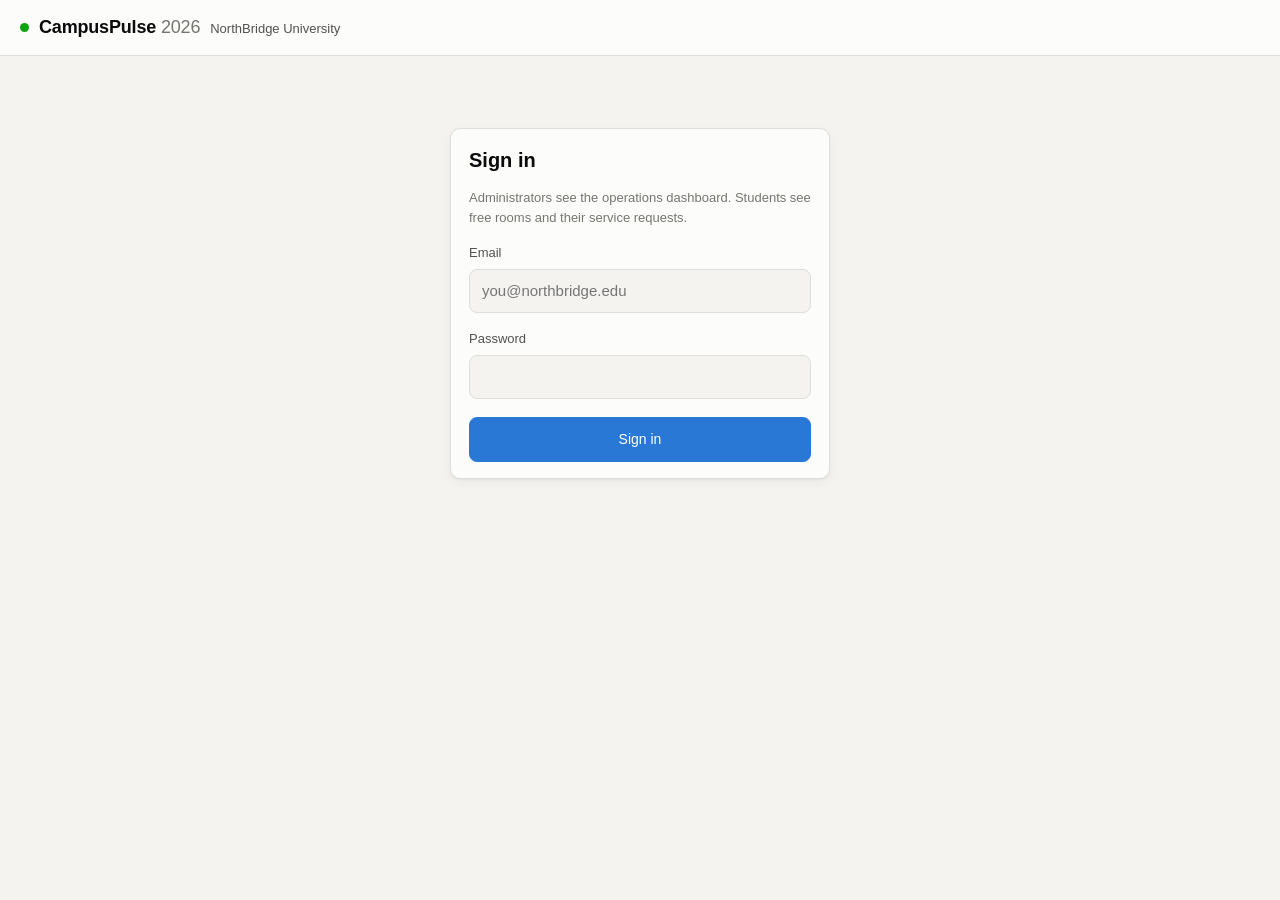
<file: frontend/index.html>
<!DOCTYPE html>
<!--
  CampusPulse 2026 - sign-in page.

  After signing in, administrators go to admin.html and students to
  student.html (professor's review, October 2026: one page per role).

  No framework, no build step, no dependencies. The pages hold no data of
  their own: everything arrives from the API, which refuses to answer without
  a valid Cognito token - see docs/security/01-threat-model.md, T5.
-->
<html lang="en">
<head>
  <meta charset="utf-8">
  <meta name="viewport" content="width=device-width, initial-scale=1">
  <title>CampusPulse 2026 · Sign in</title>
  <link rel="stylesheet" href="style.css">
</head>
<body>

<header class="topbar">
  <div class="brand">
    <span class="dot" aria-hidden="true"></span>
    <h1>CampusPulse <span class="year">2026</span></h1>
    <span class="campus">NorthBridge University</span>
  </div>
</header>

<main class="login-view">
  <form id="login-form" class="card login-card" autocomplete="on">
    <h2>Sign in</h2>
    <p class="muted">Administrators see the operations dashboard. Students see free rooms and their service requests.</p>

    <label for="username">Email</label>
    <input id="username" name="username" type="email" required
           autocomplete="username" placeholder="you@northbridge.edu">

    <label for="password">Password</label>
    <input id="password" name="password" type="password" required
           autocomplete="current-password">

    <button id="login-btn" class="btn" type="submit">Sign in</button>
    <p id="login-error" class="error" role="alert" hidden></p>
  </form>
</main>

<script src="config.js"></script>
<script src="app.js"></script>
</body>
</html>
</file>
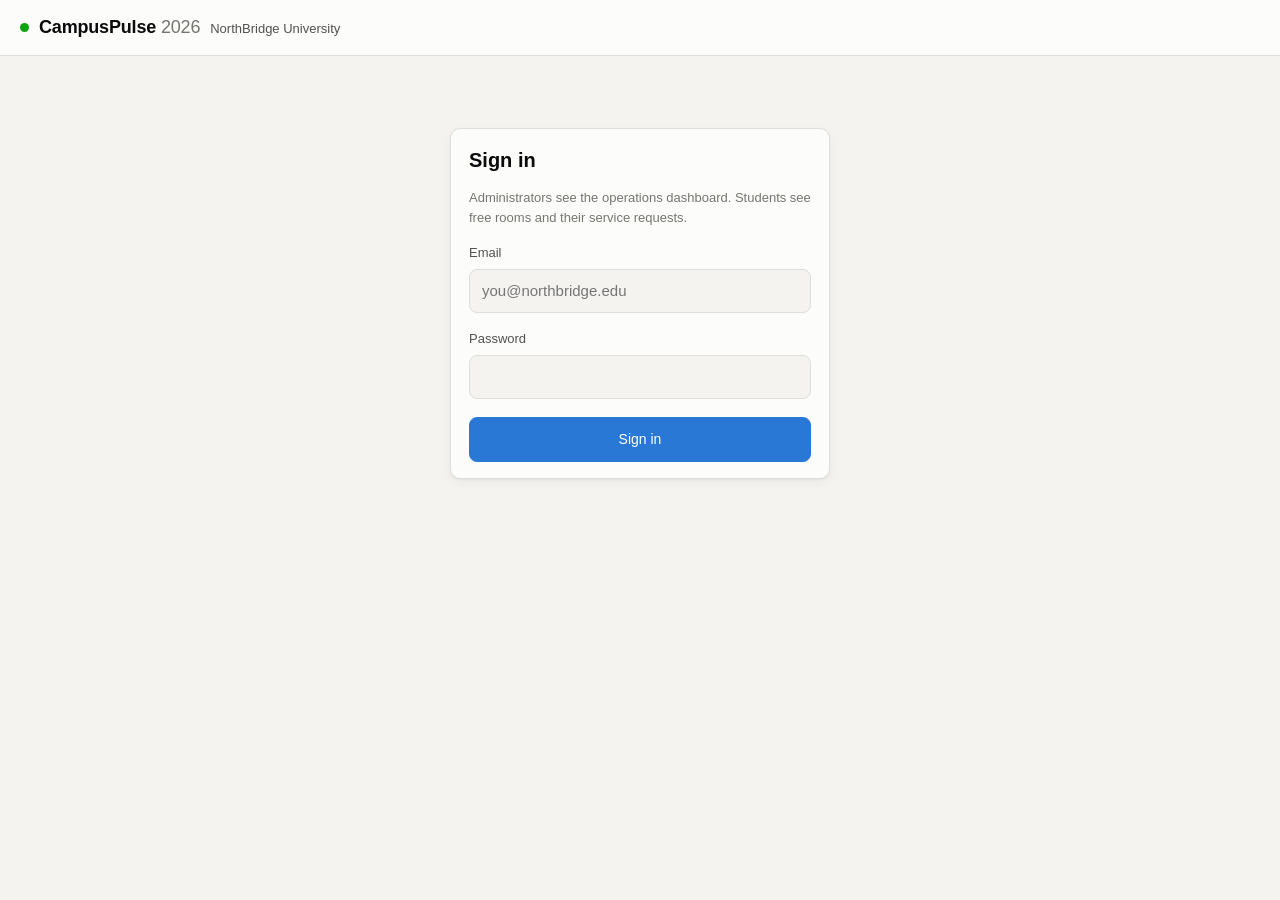
<file: frontend/admin.html>
<!DOCTYPE html>
<!--
  CampusPulse 2026 - ADMINISTRATOR page.

  Who sees it: Cognito group "admin". Anyone else is redirected by admin.js,
  and the API refuses admin routes to them anyway (403).

  What it answers - the four questions in the project brief:
    which rooms are occupied or overloaded?      -> Room occupancy
    which buildings use the most energy?         -> Energy use by building
    are there unusual events?                    -> Active alerts
    which student requests need escalation?      -> Student requests
-->
<html lang="en">
<head>
  <meta charset="utf-8">
  <meta name="viewport" content="width=device-width, initial-scale=1">
  <title>CampusPulse 2026 · Administration</title>
  <link rel="stylesheet" href="style.css">
</head>
<body>

<header class="topbar">
  <div class="brand">
    <span class="dot" aria-hidden="true"></span>
    <h1>CampusPulse <span class="year">2026</span></h1>
    <span class="role-tag">Administration</span>
  </div>
  <div class="session">
    <span id="who" class="who"></span>
    <button id="refresh" class="btn-ghost" type="button">Refresh</button>
    <button id="logout" class="btn-ghost" type="button">Sign out</button>
  </div>
</header>

<main class="dash">

  <div id="banner" class="banner" role="status" hidden></div>

  <section class="tiles" aria-label="Campus summary">
    <div class="tile">
      <span class="tile-label">Events today</span>
      <span class="tile-value" id="kpi-events">–</span>
    </div>
    <div class="tile">
      <span class="tile-label">Active alerts</span>
      <span class="tile-value" id="kpi-alerts">–</span>
    </div>
    <div class="tile">
      <span class="tile-label">Critical</span>
      <span class="tile-value status-critical" id="kpi-critical">–</span>
    </div>
    <div class="tile">
      <span class="tile-label">Urgent student requests</span>
      <span class="tile-value" id="kpi-urgent">–</span>
    </div>
    <div class="tile">
      <span class="tile-label">Highest energy use</span>
      <span class="tile-value tile-text" id="kpi-energy">–</span>
    </div>
  </section>

  <p class="muted notice">Critical events and urgent requests are also emailed to the team's school addresses within about a minute.</p>

  <div class="grid">

    <section class="card">
      <div class="card-head">
        <h2>Active alerts</h2>
        <span class="count" id="alerts-count"></span>
      </div>
      <div id="alerts-body" class="scroll">
        <p class="muted">Loading…</p>
      </div>
    </section>

    <section class="card">
      <div class="card-head">
        <h2>Student requests</h2>
        <span class="count" id="requests-count"></span>
      </div>
      <div id="requests-body" class="scroll">
        <p class="muted">Loading…</p>
      </div>
    </section>

    <section class="card">
      <div class="card-head">
        <h2>Room occupancy</h2>
        <span class="count muted">latest reading per room</span>
      </div>
      <div id="occupancy-body" class="scroll">
        <p class="muted">Loading…</p>
      </div>
    </section>

    <section class="card">
      <div class="card-head">
        <h2>Energy use by building</h2>
        <span class="count muted">kWh today</span>
      </div>
      <div id="energy-body">
        <p class="muted">Loading…</p>
      </div>
    </section>

    <section class="card wide">
      <div class="card-head">
        <h2>Recent events</h2>
        <span class="count" id="events-count"></span>
      </div>
      <div class="scroll">
        <table class="events">
          <thead>
            <tr>
              <th scope="col">Time (UTC)</th>
              <th scope="col">Location</th>
              <th scope="col">Type</th>
              <th scope="col" class="num">Value</th>
              <th scope="col">Severity</th>
            </tr>
          </thead>
          <tbody id="events-body">
            <tr><td colspan="5" class="muted">Loading…</td></tr>
          </tbody>
        </table>
      </div>
    </section>

  </div>

  <footer class="foot">
    <span id="updated" class="muted"></span>
    <span id="poll-state" class="muted"></span>
  </footer>
</main>

<script src="config.js"></script>
<script src="app.js"></script>
<script src="admin.js"></script>
</body>
</html>
</file>
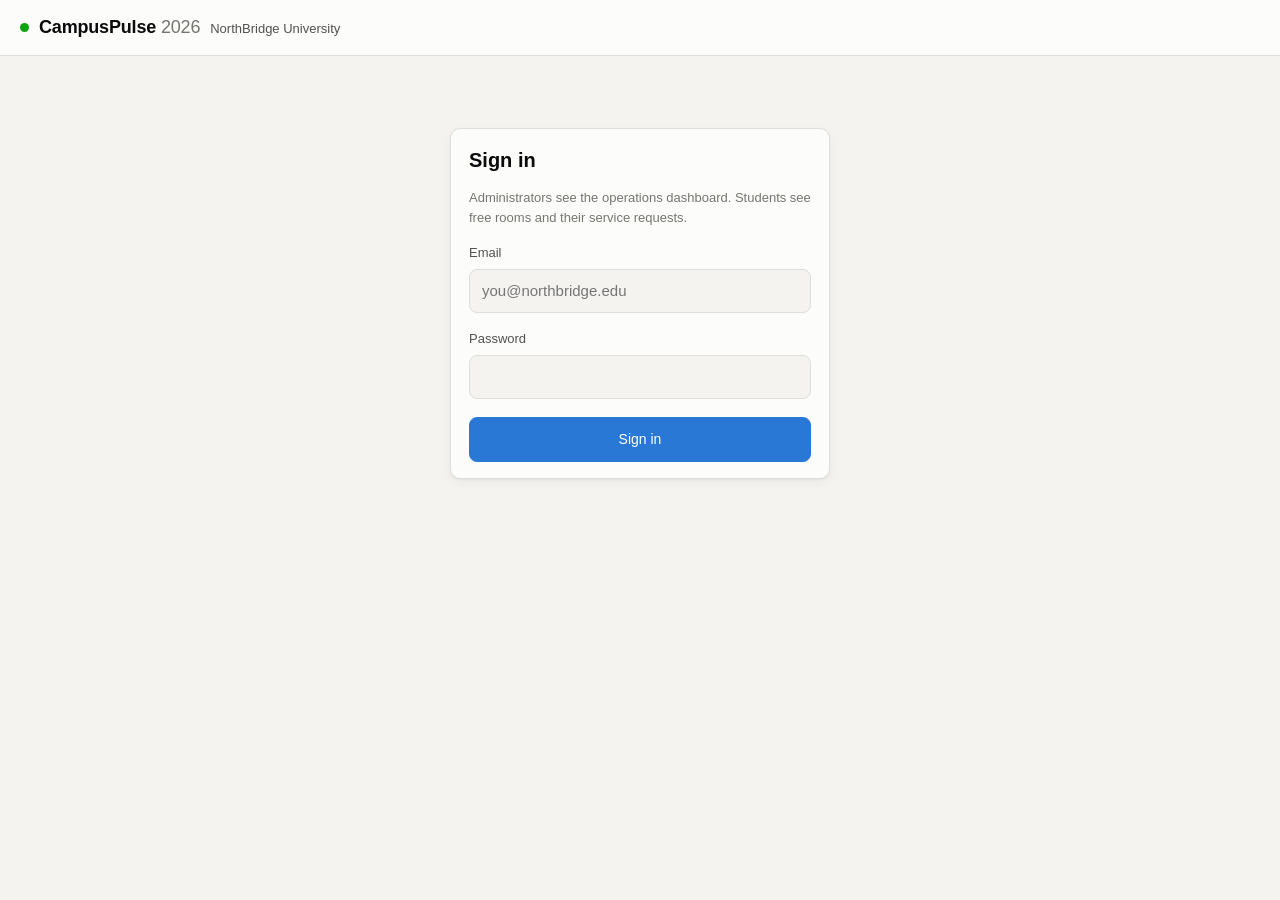
<file: frontend/student.html>
<!DOCTYPE html>
<!--
  CampusPulse 2026 - STUDENT page.

  Who sees it: Cognito group "student". What a student can do here:
    find a free room           -> GET /stats   (occupancy, no personal data)
    check building comfort     -> GET /stats   (average temperature)
    report a problem           -> POST /requests
    follow their own requests  -> GET /requests (own only - the API keys the
                                  query on the caller's verified identity)
  A student never sees raw sensor events, the alert list, or anyone else's
  requests: those routes answer 403 to the student group.
-->
<html lang="en">
<head>
  <meta charset="utf-8">
  <meta name="viewport" content="width=device-width, initial-scale=1">
  <title>CampusPulse 2026 · Students</title>
  <link rel="stylesheet" href="style.css">
</head>
<body>

<header class="topbar">
  <div class="brand">
    <span class="dot" aria-hidden="true"></span>
    <h1>CampusPulse <span class="year">2026</span></h1>
    <span class="role-tag">Student</span>
  </div>
  <div class="session">
    <span id="who" class="who"></span>
    <button id="refresh" class="btn-ghost" type="button">Refresh</button>
    <button id="logout" class="btn-ghost" type="button">Sign out</button>
  </div>
</header>

<main class="dash">

  <div id="banner" class="banner" role="status" hidden></div>

  <section class="tiles" aria-label="Rooms right now">
    <div class="tile">
      <span class="tile-label">Rooms with space</span>
      <span class="tile-value status-normal" id="kpi-free">–</span>
    </div>
    <div class="tile">
      <span class="tile-label">Rooms full</span>
      <span class="tile-value" id="kpi-full">–</span>
    </div>
    <div class="tile">
      <span class="tile-label">My requests</span>
      <span class="tile-value" id="kpi-mine">–</span>
    </div>
  </section>

  <div class="grid">

    <section class="card">
      <div class="card-head">
        <h2>Find a room</h2>
        <span class="count muted">most space first</span>
      </div>
      <div id="rooms-body" class="scroll">
        <p class="muted">Loading…</p>
      </div>
    </section>

    <section class="card">
      <div class="card-head">
        <h2>Report a problem</h2>
        <span class="count muted">goes to campus operations</span>
      </div>
      <form id="request-form" class="form" autocomplete="off">
        <div class="form-row">
          <div>
            <label for="req-building">Building</label>
            <select id="req-building" required></select>
          </div>
          <div>
            <label for="req-room">Room</label>
            <select id="req-room" required></select>
          </div>
        </div>
        <label for="req-priority">How urgent is it?</label>
        <select id="req-priority">
          <option value="1">Low – whenever possible</option>
          <option value="2" selected>Normal – today</option>
          <option value="3">Urgent – safety or a class cannot run</option>
        </select>
        <label for="req-message">What is the problem?</label>
        <textarea id="req-message" maxlength="280" rows="3" required
                  placeholder="e.g. Projector in A203 does not turn on"></textarea>
        <button id="req-btn" class="btn" type="submit">Send request</button>
        <p id="req-result" class="form-result" role="status" hidden></p>
      </form>
    </section>

    <section class="card">
      <div class="card-head">
        <h2>My requests</h2>
        <span class="count" id="mine-count"></span>
      </div>
      <div id="mine-body" class="scroll">
        <p class="muted">Loading…</p>
      </div>
    </section>

    <section class="card">
      <div class="card-head">
        <h2>Building comfort</h2>
        <span class="count muted">average temperature today</span>
      </div>
      <div id="comfort-body">
        <p class="muted">Loading…</p>
      </div>
    </section>

  </div>

  <footer class="foot">
    <span id="updated" class="muted"></span>
    <span id="poll-state" class="muted"></span>
  </footer>
</main>

<script src="config.js"></script>
<script src="app.js"></script>
<script src="student.js"></script>
</body>
</html>
</file>
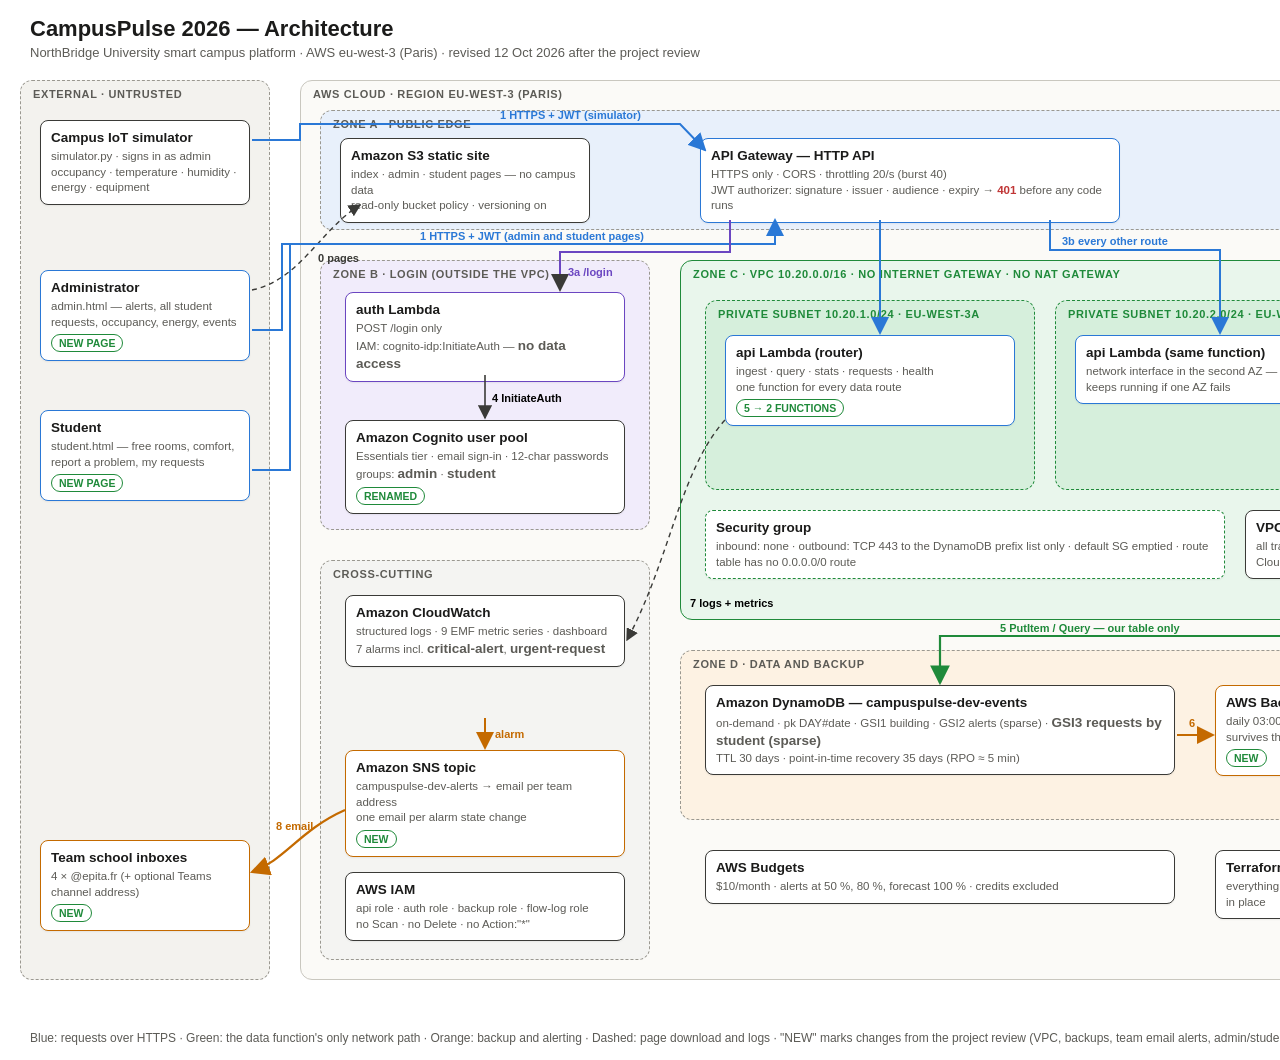
<file: docs/architecture/campuspulse-architecture.html>
<!DOCTYPE html>
<!--
  CampusPulse 2026 - architecture diagram (revised 12 Oct 2026 after the review).
  Rendered to campuspulse-architecture.png / .pdf for the submission and slides.
-->
<html lang="en">
<head>
<meta charset="utf-8">
<title>CampusPulse 2026 Architecture</title>
<style>
  :root {
    --ink: #1b1b1a; --muted: #5c5b56; --line: #3a3a37;
    --ext: #f3f2ee; --aws: #fbfaf7; --edge: #e8f0fb; --login: #f1ecfb;
    --vpc: #e9f6ec; --subnet: #d6efdc; --data: #fdf2e3; --cross: #f4f4f2;
    --accent: #2a78d6; --green: #1f8a3a; --orange: #c46a00; --purple: #6b46c1; --red: #c03636;
  }
  * { box-sizing: border-box; }
  body { margin: 0; background: #fff; font: 13px/1.35 "Segoe UI", Roboto, Helvetica, Arial, sans-serif; color: var(--ink); }
  #canvas { position: relative; width: 1600px; height: 1060px; }
  .zone { position: absolute; border: 1.5px dashed #9a9890; border-radius: 12px; }
  .zone > .zl { position: absolute; top: 6px; left: 12px; font-size: 11px; font-weight: 700; letter-spacing: .06em; text-transform: uppercase; color: var(--muted); }
  .box { position: absolute; background: #fff; border: 1.5px solid var(--line); border-radius: 8px; padding: 8px 10px; box-shadow: 0 1px 2px rgba(0,0,0,.06); }
  .box b { display: block; font-size: 13.5px; margin-bottom: 2px; }
  .box small { display: block; color: var(--muted); font-size: 11.5px; }
  .tag { display: inline-block; font-size: 10.5px; font-weight: 700; border-radius: 999px; padding: 1px 7px; margin-top: 4px; border: 1px solid currentColor; }
  .new { color: var(--green); }
  h1 { position: absolute; left: 30px; top: 14px; margin: 0; font-size: 22px; }
  .sub { position: absolute; left: 30px; top: 44px; color: var(--muted); font-size: 13px; }
  svg { position: absolute; left: 0; top: 0; pointer-events: none; }
  .n { font: 700 11px "Segoe UI", sans-serif; }
  .legend { position: absolute; left: 30px; bottom: 14px; font-size: 12px; color: var(--muted); }
</style>
</head>
<body>
<div id="canvas">
  <h1>CampusPulse 2026 — Architecture</h1>
  <div class="sub">NorthBridge University smart campus platform · AWS eu-west-3 (Paris) · revised 12 Oct 2026 after the project review</div>

  <!-- EXTERNAL -->
  <div class="zone" style="left:20px;top:80px;width:250px;height:900px;background:var(--ext)"><span class="zl">External · untrusted</span></div>
  <div class="box" style="left:40px;top:120px;width:210px"><b>Campus IoT simulator</b><small>simulator.py · signs in as admin<br>occupancy · temperature · humidity · energy · equipment</small></div>
  <div class="box" style="left:40px;top:270px;width:210px;border-color:var(--accent)"><b>Administrator</b><small>admin.html — alerts, all student requests, occupancy, energy, events</small><span class="tag new">NEW PAGE</span></div>
  <div class="box" style="left:40px;top:410px;width:210px;border-color:var(--accent)"><b>Student</b><small>student.html — free rooms, comfort, report a problem, my requests</small><span class="tag new">NEW PAGE</span></div>
  <div class="box" style="left:40px;top:840px;width:210px;border-color:var(--orange)"><b>Team school inboxes</b><small>4 × @epita.fr (+ optional Teams channel address)</small><span class="tag new">NEW</span></div>

  <!-- AWS -->
  <div class="zone" style="left:300px;top:80px;width:1280px;height:900px;background:var(--aws);border-style:solid;border-color:#c9c7bf"><span class="zl">AWS cloud · region eu-west-3 (Paris)</span></div>

  <!-- Zone A edge -->
  <div class="zone" style="left:320px;top:110px;width:1240px;height:120px;background:var(--edge)"><span class="zl">Zone A · public edge</span></div>
  <div class="box" style="left:340px;top:138px;width:250px"><b>Amazon S3 static site</b><small>index · admin · student pages — no campus data<br>read-only bucket policy · versioning on</small></div>
  <div class="box" style="left:700px;top:138px;width:420px;border-color:var(--accent)"><b>API Gateway — HTTP API</b><small>HTTPS only · CORS · throttling 20/s (burst 40)<br>JWT authorizer: signature · issuer · audience · expiry → <span style="color:var(--red);font-weight:700">401</span> before any code runs</small></div>

  <!-- Zone B login -->
  <div class="zone" style="left:320px;top:260px;width:330px;height:270px;background:var(--login)"><span class="zl">Zone B · login (outside the VPC)</span></div>
  <div class="box" style="left:345px;top:292px;width:280px;border-color:var(--purple)"><b>auth Lambda</b><small>POST /login only<br>IAM: cognito-idp:InitiateAuth — <b style="display:inline">no data access</b></small></div>
  <div class="box" style="left:345px;top:420px;width:280px"><b>Amazon Cognito user pool</b><small>Essentials tier · email sign-in · 12-char passwords<br>groups: <b style="display:inline">admin</b> · <b style="display:inline">student</b></small><span class="tag new">RENAMED</span></div>

  <!-- Zone C VPC -->
  <div class="zone" style="left:680px;top:260px;width:880px;height:360px;background:var(--vpc);border-style:solid;border-color:var(--green)"><span class="zl" style="color:var(--green)">Zone C · VPC 10.20.0.0/16 · no internet gateway · no NAT gateway</span><span class="tag new" style="position:absolute;right:12px;top:4px">NEW</span></div>
  <div class="zone" style="left:705px;top:300px;width:330px;height:190px;background:var(--subnet);border-color:var(--green)"><span class="zl" style="color:var(--green)">Private subnet 10.20.1.0/24 · eu-west-3a</span></div>
  <div class="zone" style="left:1055px;top:300px;width:330px;height:190px;background:var(--subnet);border-color:var(--green)"><span class="zl" style="color:var(--green)">Private subnet 10.20.2.0/24 · eu-west-3b</span></div>
  <div class="box" style="left:725px;top:335px;width:290px;border-color:var(--accent)"><b>api Lambda (router)</b><small>ingest · query · stats · requests · health<br>one function for every data route</small><span class="tag new">5 → 2 FUNCTIONS</span></div>
  <div class="box" style="left:1075px;top:335px;width:290px;border-color:var(--accent)"><b>api Lambda (same function)</b><small>network interface in the second AZ —<br>keeps running if one AZ fails</small></div>
  <div class="box" style="left:705px;top:510px;width:520px;background:#fff;border-style:dashed;border-color:var(--green)"><b>Security group</b><small>inbound: none · outbound: TCP 443 to the DynamoDB prefix list only · default SG emptied · route table has no 0.0.0.0/0 route</small></div>
  <div class="box" style="left:1405px;top:335px;width:140px;border-color:var(--green)"><b>DynamoDB gateway endpoint</b><small>free · policy: PutItem / Query on our table only</small></div>
  <div class="box" style="left:1245px;top:510px;width:140px"><b>VPC Flow Logs</b><small>all traffic → CloudWatch, 7 days</small></div>

  <!-- Zone D data -->
  <div class="zone" style="left:680px;top:650px;width:880px;height:170px;background:var(--data)"><span class="zl">Zone D · data and backup</span></div>
  <div class="box" style="left:705px;top:685px;width:470px"><b>Amazon DynamoDB — campuspulse-dev-events</b><small>on-demand · pk DAY#date · GSI1 building · GSI2 alerts (sparse) · <b style="display:inline">GSI3 requests by student (sparse)</b><br>TTL 30 days · point-in-time recovery 35 days (RPO ≈ 5 min)</small></div>
  <div class="box" style="left:1215px;top:685px;width:330px;border-color:var(--orange)"><b>AWS Backup vault</b><small>daily 03:00 UTC, kept 7 days · weekly, kept 35 days<br>survives the table · restore drill measures RTO</small><span class="tag new">NEW</span></div>

  <!-- cross-cutting -->
  <div class="zone" style="left:320px;top:560px;width:330px;height:400px;background:var(--cross)"><span class="zl">Cross-cutting</span></div>
  <div class="box" style="left:345px;top:595px;width:280px"><b>Amazon CloudWatch</b><small>structured logs · 9 EMF metric series · dashboard<br>7 alarms incl. <b style="display:inline">critical-alert</b>, <b style="display:inline">urgent-request</b></small></div>
  <div class="box" style="left:345px;top:750px;width:280px;border-color:var(--orange)"><b>Amazon SNS topic</b><small>campuspulse-dev-alerts → email per team address<br>one email per alarm state change</small><span class="tag new">NEW</span></div>
  <div class="box" style="left:345px;top:872px;width:280px"><b>AWS IAM</b><small>api role · auth role · backup role · flow-log role<br>no Scan · no Delete · no Action:"*"</small></div>
  <div class="box" style="left:705px;top:850px;width:470px"><b>AWS Budgets</b><small>$10/month · alerts at 50 %, 80 %, forecast 100 % · credits excluded</small></div>
  <div class="box" style="left:1215px;top:850px;width:330px"><b>Terraform</b><small>everything above is code · moved.tf migrates the live stack in place</small></div>

  <svg width="1600" height="1060" viewBox="0 0 1600 1060">
    <defs>
      <marker id="a" markerWidth="9" markerHeight="9" refX="8" refY="4.5" orient="auto"><path d="M0,0 L9,4.5 L0,9 z" fill="#3a3a37"/></marker>
      <marker id="ab" markerWidth="9" markerHeight="9" refX="8" refY="4.5" orient="auto"><path d="M0,0 L9,4.5 L0,9 z" fill="#2a78d6"/></marker>
      <marker id="ag" markerWidth="9" markerHeight="9" refX="8" refY="4.5" orient="auto"><path d="M0,0 L9,4.5 L0,9 z" fill="#1f8a3a"/></marker>
      <marker id="ao" markerWidth="9" markerHeight="9" refX="8" refY="4.5" orient="auto"><path d="M0,0 L9,4.5 L0,9 z" fill="#c46a00"/></marker>
    </defs>
    <!-- 0 browsers load pages from S3 -->
    <path d="M252,290 C300,280 320,230 360,205" fill="none" stroke="#3a3a37" stroke-width="1.4" stroke-dasharray="5 4" marker-end="url(#a)"/>
    <text x="318" y="262" class="n" fill="#3a3a37">0 pages</text>
    <!-- 1 simulator + browsers to API GW, routed through the gaps -->
    <path d="M252,140 L300,140 L300,124 L680,124 L705,150" fill="none" stroke="#2a78d6" stroke-width="2" marker-end="url(#ab)"/>
    <path d="M252,330 L282,330 L282,244 L775,244 L775,220" fill="none" stroke="#2a78d6" stroke-width="2" marker-end="url(#ab)"/>
    <path d="M252,470 L290,470 L290,244" fill="none" stroke="#2a78d6" stroke-width="2"/>
    <text x="500" y="119" class="n" fill="#2a78d6">1 HTTPS + JWT (simulator)</text>
    <text x="420" y="240" class="n" fill="#2a78d6">1 HTTPS + JWT (admin and student pages)</text>
    <!-- 3a login -->
    <path d="M730,220 L730,252 L560,252 L560,290" fill="none" stroke="#6b46c1" stroke-width="2" marker-end="url(#a)"/>
    <text x="568" y="276" class="n" fill="#6b46c1">3a /login</text>
    <!-- 4 auth -> cognito -->
    <path d="M485,375 L485,418" fill="none" stroke="#3a3a37" stroke-width="1.6" marker-end="url(#a)"/>
    <text x="492" y="402" class="n">4 InitiateAuth</text>
    <!-- 3b api -->
    <path d="M880,220 L880,333" fill="none" stroke="#2a78d6" stroke-width="2" marker-end="url(#ab)"/>
    <path d="M1050,220 L1050,250 L1220,250 L1220,333" fill="none" stroke="#2a78d6" stroke-width="2" marker-end="url(#ab)"/>
    <text x="1062" y="245" class="n" fill="#2a78d6">3b every other route</text>
    <!-- 5 to endpoint, then table -->
    <path d="M1367,375 L1403,375" fill="none" stroke="#1f8a3a" stroke-width="2.2" marker-end="url(#ag)"/>
    <path d="M1475,440 L1475,636 L940,636 L940,683" fill="none" stroke="#1f8a3a" stroke-width="2.2" marker-end="url(#ag)"/>
    <text x="1483" y="560" class="n" fill="#1f8a3a">5</text>
    <text x="1000" y="632" class="n" fill="#1f8a3a">5 PutItem / Query — our table only</text>
    <!-- 6 backup -->
    <path d="M1177,735 L1213,735" fill="none" stroke="#c46a00" stroke-width="2" marker-end="url(#ao)"/>
    <text x="1189" y="727" class="n" fill="#c46a00">6</text>
    <!-- 7 logs to CloudWatch -->
    <path d="M725,420 C680,470 670,560 627,640" fill="none" stroke="#3a3a37" stroke-width="1.4" stroke-dasharray="5 4" marker-end="url(#a)"/>
    <text x="690" y="607" class="n">7 logs + metrics</text>
    <!-- 7 alarm -> SNS -->
    <path d="M485,718 L485,748" fill="none" stroke="#c46a00" stroke-width="2" marker-end="url(#ao)"/>
    <text x="495" y="738" class="n" fill="#c46a00">alarm</text>
    <!-- 8 SNS -> inboxes -->
    <path d="M345,810 C300,830 285,860 252,872" fill="none" stroke="#c46a00" stroke-width="2.2" marker-end="url(#ao)"/>
    <text x="276" y="830" class="n" fill="#c46a00">8 email</text>
  </svg>

  <div class="legend">Blue: requests over HTTPS · Green: the data function's only network path · Orange: backup and alerting · Dashed: page download and logs · "NEW" marks changes from the project review (VPC, backups, team email alerts, admin/student pages, 5 → 2 Lambda functions)</div>
</div>
</body>
</html>
</file>
<file: frontend/style.css>
/*
 * CampusPulse 2026 - dashboard styling.
 *
 * COLOUR POLICY (docs/learning/15-frontend-explained.md explains the reasoning)
 * ---------------------------------------------------------------------------
 * Colours are assigned by the JOB they do, never picked by taste:
 *
 *   magnitude (how much)   -> one sequential blue hue, light to dark
 *   state     (what kind)  -> the reserved status palette, and only for state
 *
 * The status colours are used for exactly three states: normal, warning,
 * critical. They are never reused as "another series". Every coloured mark is
 * accompanied by a written severity label and a text glyph, so colour never
 * carries meaning on its own - which is both an accessibility requirement and
 * the documented mitigation for `warning` sitting below 3:1 contrast on the
 * light surface.
 *
 * Verified with the palette validator (three statuses, both modes):
 *   CVD separation  PASS  worst adjacent dE 11.3
 *   Normal vision   PASS  worst adjacent dE 27.6
 * Dark mode is a selected set of steps, not an automatic inversion.
 */

:root {
  color-scheme: light;

  --surface-0: #f4f3f0;      /* page */
  --surface-1: #fcfcfb;      /* cards, chart surface */
  --surface-2: #eeede9;      /* bar troughs */
  --border:    #dededa;

  --text-primary:   #0b0b0b;
  --text-secondary: #52514e;
  --text-muted:     #76756f;

  /* sequential blue - magnitude */
  --seq-400: #3987e5;
  --seq-450: #2a78d6;
  --seq-550: #1c5cab;

  /* status - state only, never a series */
  --status-normal:   #0ca30c;
  --status-warning:  #fab219;
  --status-critical: #d03b3b;

  --radius: 10px;
  --bar-radius: 4px;         /* rounded data-end */
  --shadow: 0 1px 2px rgba(0,0,0,.05), 0 4px 12px rgba(0,0,0,.04);
}

@media (prefers-color-scheme: dark) {
  :root:where(:not([data-theme="light"])) {
    color-scheme: dark;
    --surface-0: #121211;
    --surface-1: #1a1a19;
    --surface-2: #262624;
    --border:    #333330;
    --text-primary:   #ffffff;
    --text-secondary: #c3c2b7;
    --text-muted:     #94938b;
    --seq-400: #2a78d6;
    --seq-450: #3987e5;
    --seq-550: #86b6ef;
    --shadow: none;
  }
}

* { box-sizing: border-box; }

/*
 * The hidden attribute must win.
 *
 * The browser's own stylesheet says [hidden] { display: none }, but any
 * explicit `display:` rule of ours beats it - so `.login-view { display: grid }`
 * silently cancelled `hidden` and left the sign-in form showing underneath the
 * dashboard. Found by rendering the page and looking at it, which is the only
 * way this class of bug gets found.
 */
[hidden] { display: none !important; }

body {
  margin: 0;
  background: var(--surface-0);
  color: var(--text-primary);
  font: 15px/1.5 -apple-system, BlinkMacSystemFont, "Segoe UI", Roboto, Helvetica, Arial, sans-serif;
  -webkit-font-smoothing: antialiased;
}

/* ─────────────── top bar ─────────────── */
.topbar {
  display: flex; align-items: center; justify-content: space-between;
  gap: 16px; flex-wrap: wrap;
  padding: 14px 20px;
  background: var(--surface-1);
  border-bottom: 1px solid var(--border);
}
.brand { display: flex; align-items: baseline; gap: 10px; flex-wrap: wrap; }
.brand h1 { font-size: 18px; margin: 0; letter-spacing: -.01em; }
.brand .year { color: var(--text-muted); font-weight: 400; }
.brand .campus { color: var(--text-secondary); font-size: 13px; }
.dot {
  width: 9px; height: 9px; border-radius: 50%;
  background: var(--status-normal); align-self: center;
}
.session { display: flex; align-items: center; gap: 10px; }
.who { font-size: 13px; color: var(--text-secondary); }

/* ─────────────── controls ─────────────── */
.btn, .btn-ghost {
  font: inherit; font-size: 14px; cursor: pointer;
  border-radius: 8px; padding: 8px 14px;
  transition: background .12s ease, border-color .12s ease;
}
.btn {
  background: var(--seq-450); color: #fff; border: 1px solid var(--seq-450);
  width: 100%; margin-top: 18px; padding: 11px 14px; font-weight: 500;
}
.btn:hover { background: var(--seq-550); border-color: var(--seq-550); }
.btn:disabled { opacity: .6; cursor: progress; }
.btn-ghost {
  background: transparent; color: var(--text-secondary);
  border: 1px solid var(--border);
}
.btn-ghost:hover { background: var(--surface-2); color: var(--text-primary); }
:focus-visible { outline: 2px solid var(--seq-450); outline-offset: 2px; }

/* ─────────────── login ─────────────── */
.login-view { display: grid; place-items: center; padding: 8vh 20px; }
.login-card { width: 100%; max-width: 380px; }
.login-card h2 { margin: 0 0 4px; font-size: 20px; }
.login-card label {
  display: block; margin: 16px 0 6px;
  font-size: 13px; font-weight: 500; color: var(--text-secondary);
}
.login-card input {
  width: 100%; font: inherit; padding: 10px 12px;
  border: 1px solid var(--border); border-radius: 8px;
  background: var(--surface-0); color: var(--text-primary);
}

/* ─────────────── layout ─────────────── */
.dash { padding: 20px; max-width: 1280px; margin: 0 auto; }

.card {
  background: var(--surface-1);
  border: 1px solid var(--border);
  border-radius: var(--radius);
  box-shadow: var(--shadow);
  padding: 16px 18px;
}
.card-head {
  display: flex; align-items: baseline; justify-content: space-between;
  gap: 12px; margin-bottom: 14px;
}
.card-head h2 { font-size: 15px; margin: 0; }
.count { font-size: 12px; color: var(--text-secondary); }

.grid {
  display: grid; gap: 16px;
  grid-template-columns: repeat(auto-fit, minmax(330px, 1fr));
}
.wide { grid-column: 1 / -1; }
.scroll { max-height: 340px; overflow-y: auto; }

/* ─────────────── stat tiles ─────────────── */
.tiles {
  display: grid; gap: 12px; margin-bottom: 16px;
  grid-template-columns: repeat(auto-fit, minmax(150px, 1fr));
}
.tile {
  background: var(--surface-1);
  border: 1px solid var(--border);
  border-radius: var(--radius);
  padding: 14px 16px;
  box-shadow: var(--shadow);
}
.tile-label {
  display: block; font-size: 12px; color: var(--text-secondary);
  margin-bottom: 6px;
}
.tile-value {
  display: block; font-size: 28px; font-weight: 600;
  letter-spacing: -.02em; font-variant-numeric: tabular-nums;
}
.tile-text { font-size: 17px; font-weight: 500; }

/* ─────────────── bars ───────────────
   Thin marks, anchored to the baseline, 4px rounded data-end, and a 2px
   surface gap between neighbouring bars. */
.bar-row { padding: 9px 0; border-bottom: 1px solid var(--border); }
.bar-row:last-child { border-bottom: 0; }
.bar-head {
  display: flex; justify-content: space-between; align-items: baseline;
  gap: 10px; margin-bottom: 6px; font-size: 13px;
}
.bar-name { color: var(--text-primary); }
.bar-value {
  color: var(--text-secondary); font-variant-numeric: tabular-nums;
  white-space: nowrap;
}
.bar-track {
  height: 8px; background: var(--surface-2);
  border-radius: var(--bar-radius); overflow: hidden;
}
.bar-fill {
  height: 100%; background: var(--seq-450);
  border-radius: 0 var(--bar-radius) var(--bar-radius) 0;
  min-width: 2px;
  transition: width .3s ease;
}
.bar-fill.is-warning  { background: var(--status-warning); }
.bar-fill.is-critical { background: var(--status-critical); }

/* ─────────────── alerts ─────────────── */
.alert {
  display: flex; gap: 11px; align-items: flex-start;
  padding: 11px 0; border-bottom: 1px solid var(--border);
}
.alert:last-child { border-bottom: 0; }
.alert-mark {
  font-weight: 700; font-size: 13px; line-height: 1.4;
  min-width: 20px; text-align: center;
}
.alert-main { min-width: 0; }
.alert-where { font-size: 14px; font-weight: 500; }
.alert-reason { font-size: 13px; color: var(--text-secondary); }
.alert-time {
  font-size: 12px; color: var(--text-muted);
  font-variant-numeric: tabular-nums;
}
.status-warning  { color: var(--status-warning); }
.status-critical { color: var(--status-critical); }
.status-normal   { color: var(--status-normal); }

/* a status word, never colour alone */
.sev {
  font-size: 12px; font-weight: 600; text-transform: uppercase;
  letter-spacing: .03em;
}

/* ─────────────── events table ─────────────── */
table.events { width: 100%; border-collapse: collapse; font-size: 13px; }
table.events th {
  text-align: left; font-size: 12px; font-weight: 500;
  color: var(--text-secondary); padding: 0 10px 8px 0;
  border-bottom: 1px solid var(--border); position: sticky; top: 0;
  background: var(--surface-1);
}
table.events td {
  padding: 8px 10px 8px 0; border-bottom: 1px solid var(--border);
  color: var(--text-secondary);
}
table.events td:nth-child(2) { color: var(--text-primary); }
table.events .num { text-align: right; font-variant-numeric: tabular-nums; }
table.events tr:last-child td { border-bottom: 0; }

/* ─────────────── misc ─────────────── */
.muted { color: var(--text-muted); font-size: 13px; }
.error {
  color: var(--status-critical); font-size: 13px;
  margin: 12px 0 0; font-weight: 500;
}
.banner {
  border: 1px solid var(--border); border-left: 3px solid var(--status-warning);
  background: var(--surface-1); border-radius: 8px;
  padding: 11px 14px; margin-bottom: 16px; font-size: 14px;
}
.banner.is-error { border-left-color: var(--status-critical); }
.foot {
  display: flex; justify-content: space-between; gap: 12px;
  flex-wrap: wrap; margin-top: 18px; font-size: 12px;
}

@media (max-width: 560px) {
  .dash, .topbar { padding-left: 14px; padding-right: 14px; }
  .tile-value { font-size: 23px; }
}

/* ─────────────── role pages (Oct 2026: admin.html / student.html) ─────────────── */
.role-tag {
  font-size: 12px; font-weight: 600; letter-spacing: .03em; text-transform: uppercase;
  color: var(--seq-550); border: 1px solid var(--border);
  border-radius: 999px; padding: 2px 10px;
}
.notice { margin: -4px 0 14px; }

.form label {
  display: block; margin: 12px 0 6px;
  font-size: 13px; font-weight: 500; color: var(--text-secondary);
}
.form select, .form textarea {
  width: 100%; font: inherit; padding: 9px 11px;
  border: 1px solid var(--border); border-radius: 8px;
  background: var(--surface-0); color: var(--text-primary);
}
.form textarea { resize: vertical; min-height: 72px; }
.form-row { display: grid; grid-template-columns: 1fr 1fr; gap: 12px; }
.form-row label { margin-top: 0; }
.form-result { margin: 12px 0 0; font-size: 13px; font-weight: 500; }
.form-result.ok { color: var(--status-normal); }
.form-result.error { color: var(--status-critical); }
</file>
